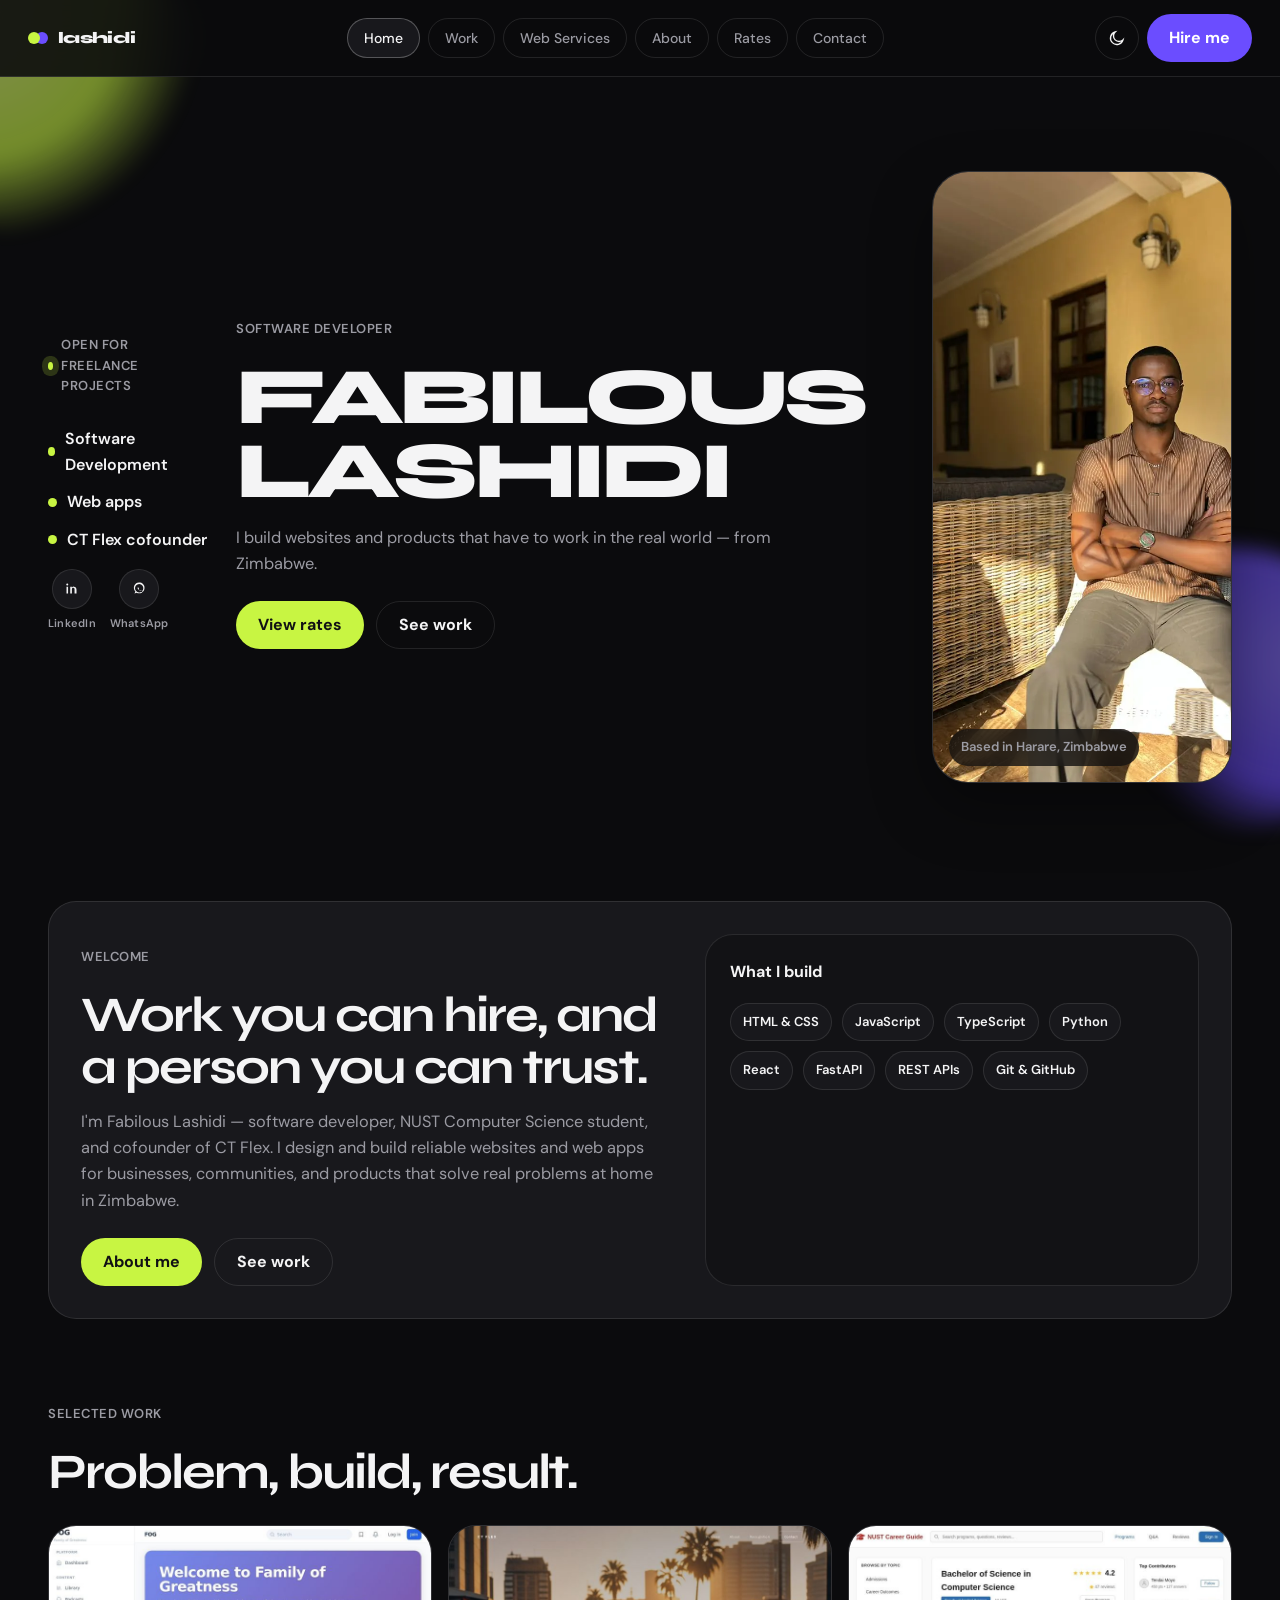
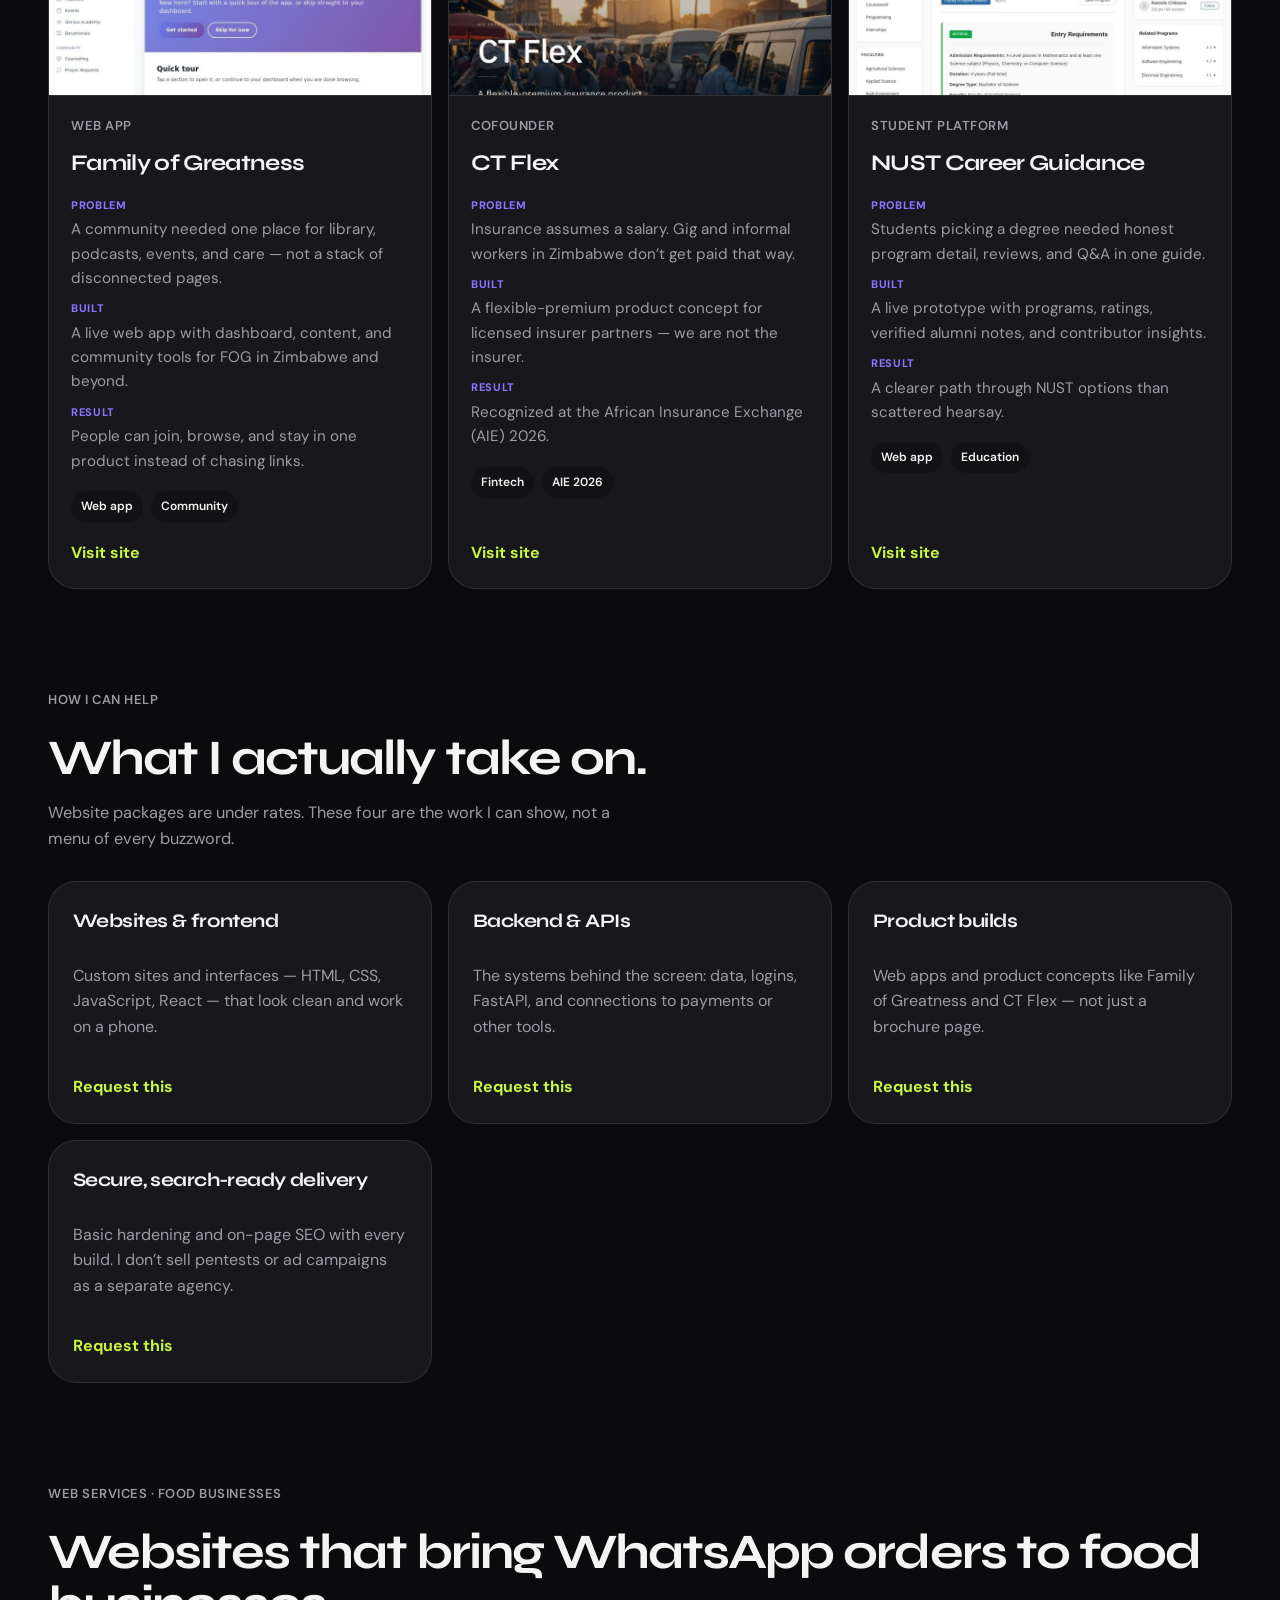
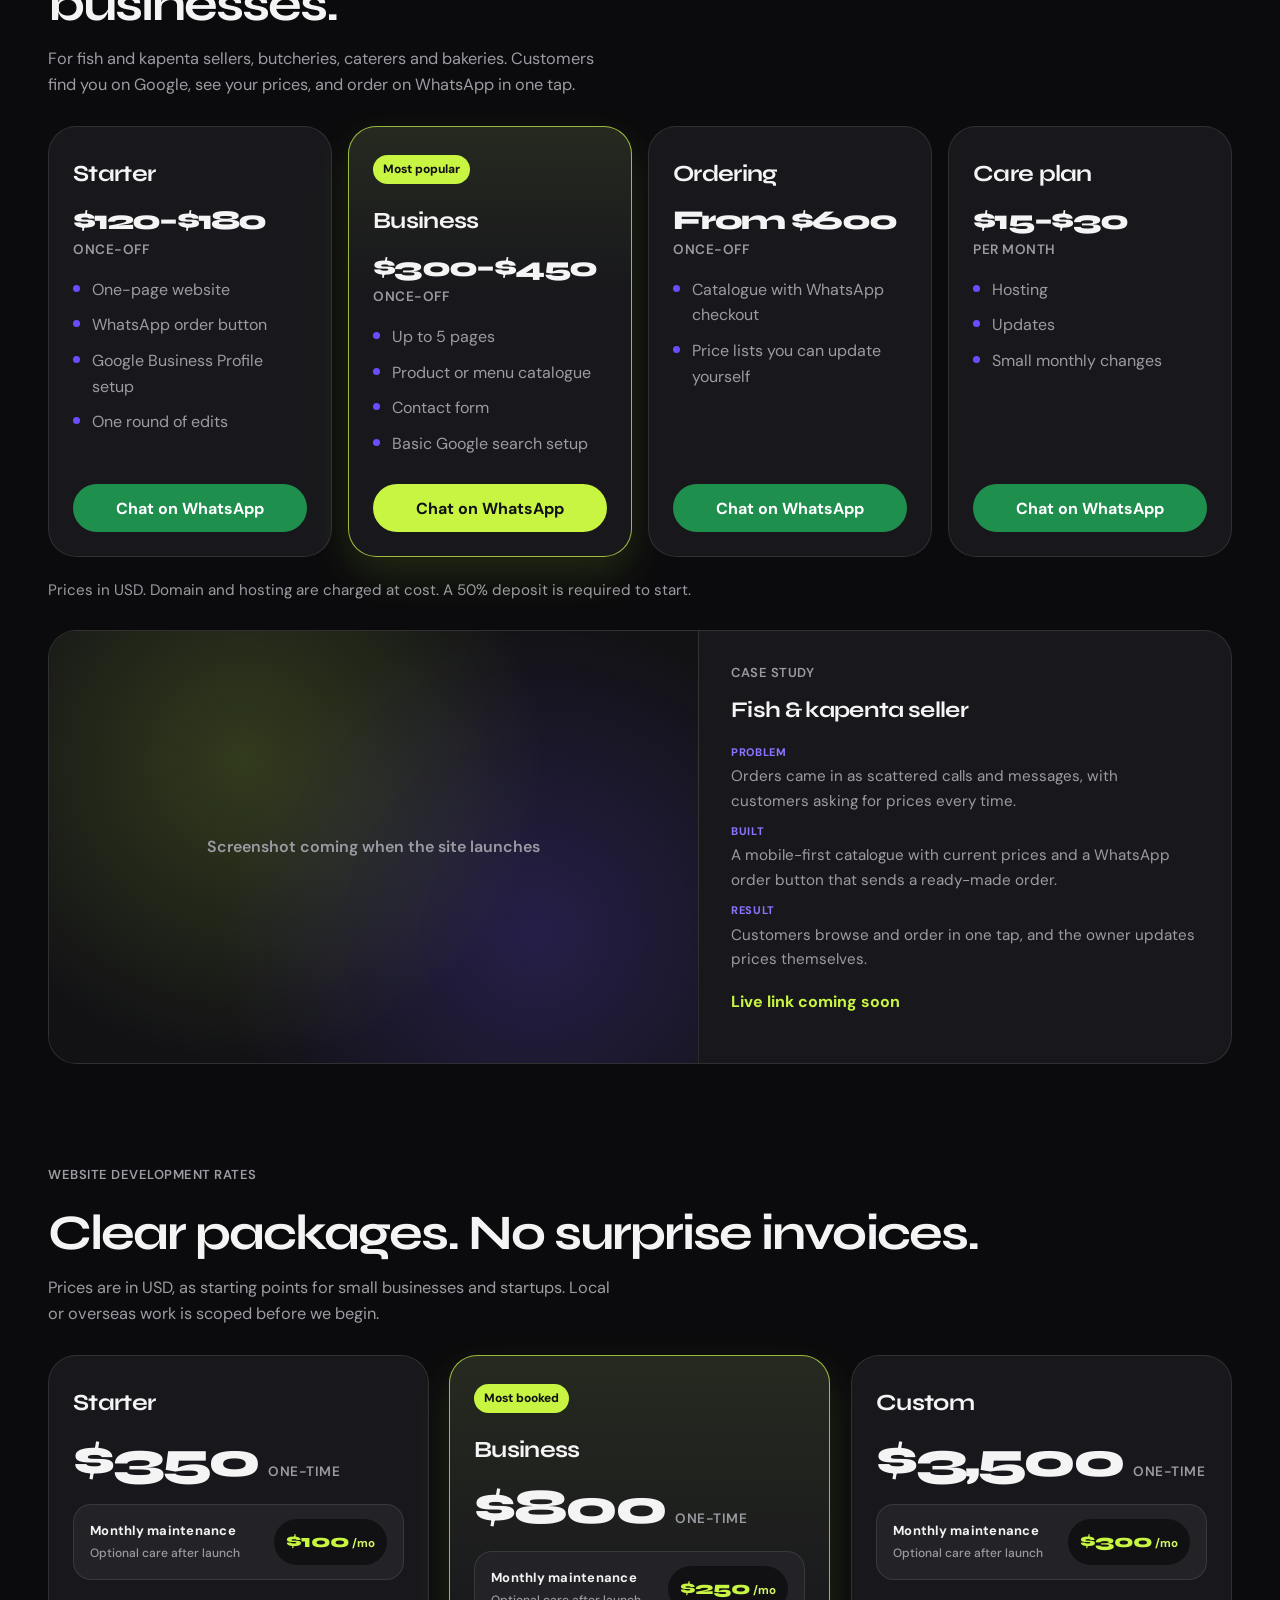
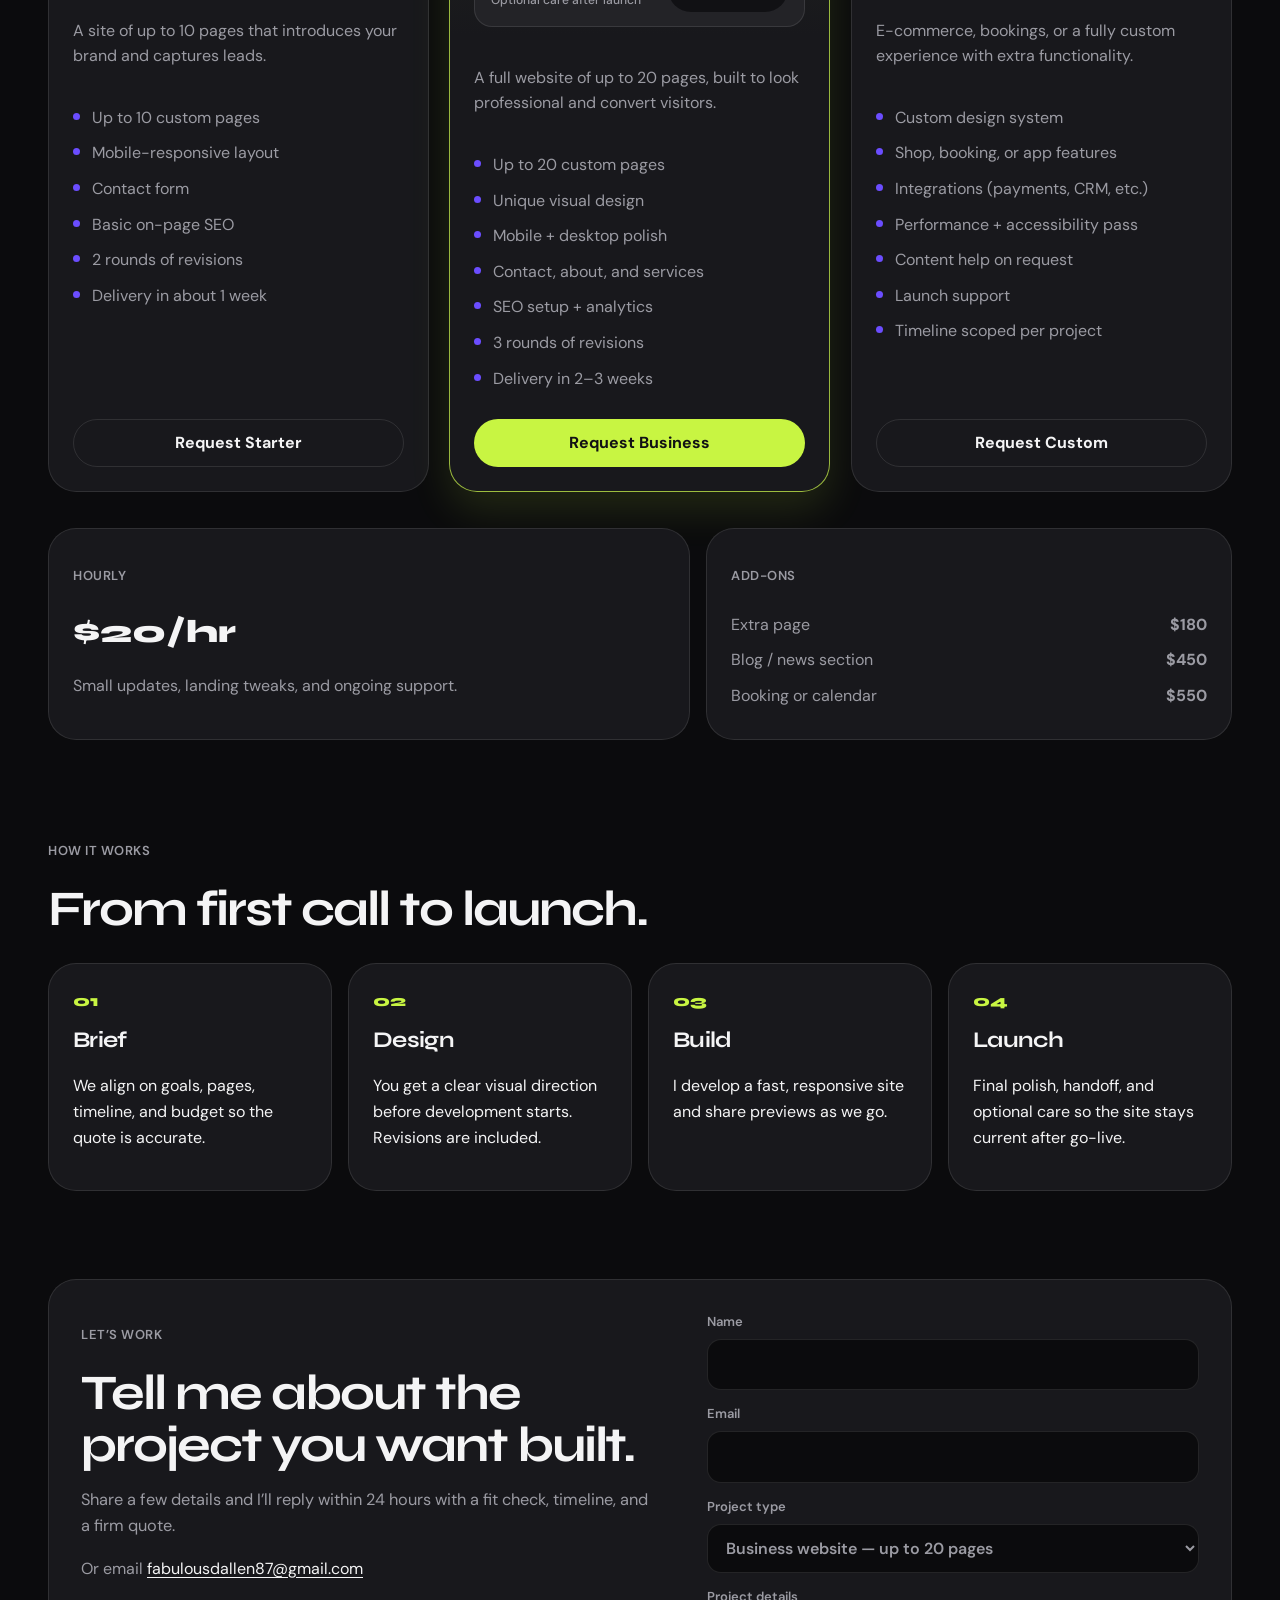
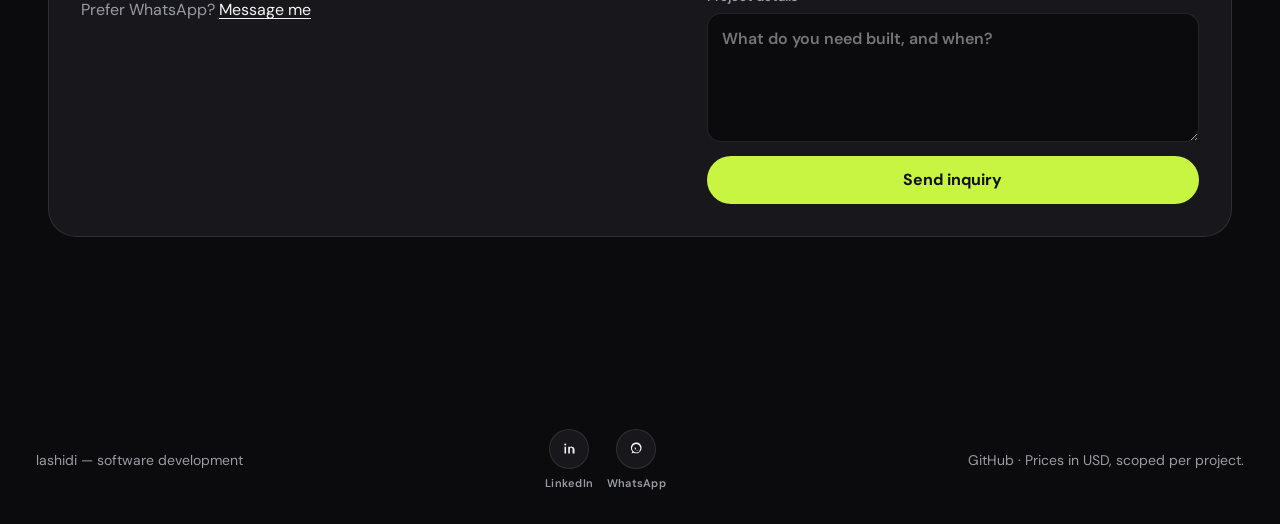
<file: index.html>
<!DOCTYPE html>
<html lang="en">
  <head>
    <meta charset="UTF-8" />
    <meta name="viewport" content="width=device-width, initial-scale=1, viewport-fit=cover" />
    <meta name="theme-color" content="#0b0b0d" />
    <title>Fabilous Lashidi | Software Engineer and Web Developer, Zimbabwe</title>
    <meta
      name="description"
      content="Fabilous Lashidi, NUST Computer Science student and software engineer building AI, plus web design that brings WhatsApp orders to small businesses."
    />
    <meta name="author" content="Fabilous Lashidi" />
    <link rel="canonical" href="https://lashidi.tech/" />

    <!-- Google Search Console verification -->
    <meta name="google-site-verification" content="uc8uU4NpJKt_Q7pCjGrz0elN5Xj8AU-YX1UFQvohOOE" />

    <meta property="og:type" content="website" />
    <meta property="og:site_name" content="Fabilous Lashidi" />
    <meta property="og:locale" content="en_ZW" />
    <meta property="og:title" content="Fabilous Lashidi | Software Engineer and Web Developer, Zimbabwe" />
    <meta
      property="og:description"
      content="NUST Computer Science student building AI and software products, plus websites that bring WhatsApp orders to food businesses."
    />
    <meta property="og:url" content="https://lashidi.tech/" />
    <meta property="og:image" content="https://lashidi.tech/assets/og-share.jpg" />
    <meta property="og:image:width" content="1200" />
    <meta property="og:image:height" content="630" />
    <meta property="og:image:alt" content="Fabilous Lashidi, software engineer and web developer in Zimbabwe" />
    <meta name="twitter:card" content="summary_large_image" />
    <meta name="twitter:title" content="Fabilous Lashidi | Software Engineer and Web Developer, Zimbabwe" />
    <meta
      name="twitter:description"
      content="NUST Computer Science student building AI and software products, plus websites that bring WhatsApp orders to food businesses."
    />
    <meta name="twitter:image" content="https://lashidi.tech/assets/og-share.jpg" />

    <script type="application/ld+json">
      {
        "@context": "https://schema.org",
        "@type": "Person",
        "@id": "https://lashidi.tech/#person",
        "name": "Fabilous Lashidi",
        "jobTitle": "Software Engineer and Web Developer",
        "description": "Computer Science student at NUST building AI and software products, and websites for small food businesses in Zimbabwe.",
        "url": "https://lashidi.tech/",
        "image": "https://lashidi.tech/assets/portrait.jpg",
        "email": "mailto:fabulousdallen87@gmail.com",
        "address": { "@type": "PostalAddress", "addressCountry": "ZW" },
        "affiliation": {
          "@type": "CollegeOrUniversity",
          "name": "National University of Science and Technology (NUST)",
          "url": "https://www.nust.ac.zw/"
        },
        "alumniOf": {
          "@type": "CollegeOrUniversity",
          "name": "National University of Science and Technology (NUST)"
        },
        "knowsAbout": ["Software Engineering", "Artificial Intelligence", "Web Development", "Web Design"],
        "sameAs": [
          "https://github.com/fabber04",
          "https://www.linkedin.com/in/fabilous-lashidi-571ab0259/"
        ]
      }
    </script>
    <link rel="icon" type="image/svg+xml" href="assets/favicon.svg" />
    <link rel="preload" as="image" href="assets/portrait.webp" type="image/webp" fetchpriority="high" />
    <link rel="preconnect" href="https://fonts.googleapis.com" />
    <link rel="preconnect" href="https://fonts.gstatic.com" crossorigin />
    <link rel="preload" as="style" href="https://fonts.googleapis.com/css2?family=DM+Sans:ital,opsz,wght@0,9..40,400;0,9..40,500;0,9..40,600;0,9..40,700;1,9..40,400&family=Syne:wght@600;700;800&display=swap" />
    <link rel="stylesheet" href="https://fonts.googleapis.com/css2?family=DM+Sans:ital,opsz,wght@0,9..40,400;0,9..40,500;0,9..40,600;0,9..40,700;1,9..40,400&family=Syne:wght@600;700;800&display=swap" media="print" onload="this.media='all'" />
    <noscript><link rel="stylesheet" href="https://fonts.googleapis.com/css2?family=DM+Sans:ital,opsz,wght@0,9..40,400;0,9..40,500;0,9..40,600;0,9..40,700;1,9..40,400&family=Syne:wght@600;700;800&display=swap" /></noscript>
    <link rel="stylesheet" href="css/style.css?v=23" />
  </head>
  <body data-page="home">
    <div class="orb orb-lime" aria-hidden="true"></div>
    <div class="orb orb-purple" aria-hidden="true"></div>

    <div class="site-top">
    <header class="site-header">
      <a class="logo" href="index.html">
        <span class="logo-mark" aria-hidden="true"></span>
        <span class="logo-text" data-logo>lashidi</span>
      </a>

      <nav class="nav-pills" aria-label="Primary">
        <a class="pill is-active" href="index.html">Home</a>
        <a class="pill" href="index.html#work">Work</a>
        <a class="pill" href="index.html#web-services">Web Services</a>
        <a class="pill" href="about.html">About</a>
        <a class="pill" href="index.html#rates">Rates</a>
        <a class="pill" href="index.html#contact">Contact</a>
      </nav>

      <div class="header-actions">
        <button class="icon-btn" id="theme-toggle" type="button" aria-label="Switch theme">
          <svg class="icon-sun" viewBox="0 0 24 24" fill="none" stroke="currentColor" stroke-width="1.8">
            <circle cx="12" cy="12" r="4" />
            <path d="M12 3v2M12 19v2M5 12H3M21 12h-2M6.3 6.3l1.4 1.4M16.3 16.3l1.4 1.4M6.3 17.7l1.4-1.4M16.3 7.7l1.4-1.4" />
          </svg>
          <svg class="icon-moon" viewBox="0 0 24 24" fill="none" stroke="currentColor" stroke-width="1.8">
            <path d="M20 14.5A8.5 8.5 0 1 1 9.5 4 7 7 0 0 0 20 14.5z" />
          </svg>
        </button>
        <button class="menu-btn" id="menu-toggle" type="button" aria-label="Open menu" aria-expanded="false">
          <span class="menu-btn-bars" aria-hidden="true"><span></span><span></span></span>
          <span class="menu-btn-label">Menu</span>
        </button>
        <a class="btn btn-purple js-hire" id="hire-link" href="#contact">Hire me</a>
      </div>
    </header>

    <nav class="mobile-nav" id="mobile-nav" hidden>
      <a href="index.html">Home</a>
      <a href="index.html#work">Work</a>
      <a href="index.html#web-services">Web Services</a>
      <a href="about.html">About</a>
      <a href="index.html#rates">Rates</a>
      <a href="index.html#contact">Contact</a>
      <a class="mobile-hire js-hire" href="#contact">WhatsApp me</a>
    </nav>
    </div>

    <main id="top">
      <section class="hero">
        <aside class="hero-side">
          <p class="status">
            <span class="status-dot"></span>
            <span data-availability>Open for freelance</span>
          </p>
          <ul class="skill-list" id="skill-list"></ul>
          <div class="social-row js-socials" id="social-row"></div>
        </aside>

        <div class="hero-main">
          <p class="eyebrow" data-role>Software Developer</p>
          <h1 class="display-name">
            <span data-first>Fabilous</span>
            <span data-last>Lashidi</span>
          </h1>
          <p class="hero-copy" data-tagline>
            I build websites and products that have to work in the real world — from Zimbabwe.
          </p>
          <div class="hero-actions">
            <a class="btn btn-lime" href="#rates">View rates</a>
            <a class="btn btn-ghost" href="#work">See work</a>
          </div>
        </div>

        <div class="hero-portrait">
          <div class="portrait-frame">
            <picture>
              <source srcset="assets/portrait.webp" type="image/webp" />
              <img
                class="portrait-photo"
                src="assets/portrait.jpg"
                alt="Portrait of Fabilous Lashidi, software engineer and web developer in Zimbabwe"
                width="810"
                height="1080"
                fetchpriority="high"
              />
            </picture>
            <div class="portrait-chip">
              <span data-location>Available worldwide</span>
            </div>
          </div>
        </div>
      </section>

      <section class="band" id="intro">
        <div class="band-copy">
          <p class="eyebrow">Welcome</p>
          <h2>Work you can hire, and a person you can trust.</h2>
          <p class="lede" data-bio></p>
          <div class="hero-actions">
            <a class="btn btn-lime" href="about.html">About me</a>
            <a class="btn btn-ghost" href="#work">See work</a>
          </div>
        </div>
        <div class="band-card">
          <p class="band-kicker">What I build</p>
          <ul class="stack-list" id="stack-list"></ul>
        </div>
      </section>

      <section class="section" id="work">
        <div class="section-head">
          <p class="eyebrow">Selected work</p>
          <h2>Problem, build, result.</h2>
        </div>
        <div class="project-grid" id="project-grid"></div>
      </section>

      <section class="section" id="services">
        <div class="section-head">
          <p class="eyebrow">How I can help</p>
          <h2>What I actually take on.</h2>
          <p class="lede">
            Website packages are under rates. These four are the work I can show, not a menu of every buzzword.
          </p>
        </div>
        <div class="service-grid" id="service-grid"></div>
      </section>

      <section class="section web-services" id="web-services">
        <div class="section-head">
          <p class="eyebrow">Web Services · food businesses</p>
          <h2>Websites that bring WhatsApp orders to food businesses.</h2>
          <p class="lede">
            For fish and kapenta sellers, butcheries, caterers and bakeries. Customers find you on Google,
            see your prices, and order on WhatsApp in one tap.
          </p>
        </div>

        <div class="ws-grid">
          <article class="rate-card ws-card">
            <h3>Starter</h3>
            <p class="rate-price ws-price">
              <span>$120–$180</span>
              <small>once-off</small>
            </p>
            <ul>
              <li>One-page website</li>
              <li>WhatsApp order button</li>
              <li>Google Business Profile setup</li>
              <li>One round of edits</li>
            </ul>
            <a
              class="btn btn-wa js-wa-package"
              data-package="Starter"
              data-price="$120–$180"
              href="https://wa.me/263777995100?text=Hi%20Fabilous%2C%20I%27m%20interested%20in%20the%20Starter%20website%20package%20%28%24120%E2%80%93%24180%29.%20Can%20we%20chat%3F"
              target="_blank"
              rel="noopener"
            >Chat on WhatsApp<span class="sr-only"> about the Starter package</span></a>
          </article>
          <article class="rate-card ws-card popular">
            <span class="popular-badge">Most popular</span>
            <h3>Business</h3>
            <p class="rate-price ws-price">
              <span>$300–$450</span>
              <small>once-off</small>
            </p>
            <ul>
              <li>Up to 5 pages</li>
              <li>Product or menu catalogue</li>
              <li>Contact form</li>
              <li>Basic Google search setup</li>
            </ul>
            <a
              class="btn btn-lime js-wa-package"
              data-package="Business"
              data-price="$300–$450"
              href="https://wa.me/263777995100?text=Hi%20Fabilous%2C%20I%27m%20interested%20in%20the%20Business%20website%20package%20%28%24300%E2%80%93%24450%29.%20Can%20we%20chat%3F"
              target="_blank"
              rel="noopener"
            >Chat on WhatsApp<span class="sr-only"> about the Business package</span></a>
          </article>
          <article class="rate-card ws-card">
            <h3>Ordering</h3>
            <p class="rate-price ws-price">
              <span>From $600</span>
              <small>once-off</small>
            </p>
            <ul>
              <li>Catalogue with WhatsApp checkout</li>
              <li>Price lists you can update yourself</li>
            </ul>
            <a
              class="btn btn-wa js-wa-package"
              data-package="Ordering"
              data-price="From $600"
              href="https://wa.me/263777995100?text=Hi%20Fabilous%2C%20I%27m%20interested%20in%20the%20Ordering%20website%20package%20%28From%20%24600%29.%20Can%20we%20chat%3F"
              target="_blank"
              rel="noopener"
            >Chat on WhatsApp<span class="sr-only"> about the Ordering package</span></a>
          </article>
          <article class="rate-card ws-card">
            <h3>Care plan</h3>
            <p class="rate-price ws-price">
              <span>$15–$30</span>
              <small>per month</small>
            </p>
            <ul>
              <li>Hosting</li>
              <li>Updates</li>
              <li>Small monthly changes</li>
            </ul>
            <a
              class="btn btn-wa js-wa-package"
              data-package="Care plan"
              data-price="$15–$30"
              href="https://wa.me/263777995100?text=Hi%20Fabilous%2C%20I%27m%20interested%20in%20the%20Care%20plan%20website%20package%20%28%2415%E2%80%93%2430%29.%20Can%20we%20chat%3F"
              target="_blank"
              rel="noopener"
            >Chat on WhatsApp<span class="sr-only"> about the Care plan package</span></a>
          </article>
        </div>

        <p class="ws-note">
          Prices in USD. Domain and hosting are charged at cost. A 50% deposit is required to start.
        </p>

        <article class="ws-case">
          <div class="ws-case-shot" id="ws-case-shot">
            <p class="ws-case-placeholder">Screenshot coming when the site launches</p>
          </div>
          <div class="ws-case-body">
            <p class="project-type">Case study</p>
            <h3>Fish &amp; kapenta seller</h3>
            <dl class="case-list">
              <div><dt>Problem</dt><dd>Orders came in as scattered calls and messages, with customers asking for prices every time.</dd></div>
              <div><dt>Built</dt><dd>A mobile-first catalogue with current prices and a WhatsApp order button that sends a ready-made order.</dd></div>
              <div><dt>Result</dt><dd>Customers browse and order in one tap, and the owner updates prices themselves.</dd></div>
            </dl>
            <p class="project-link" id="ws-case-link">Live link coming soon</p>
          </div>
        </article>
      </section>

      <section class="section rates" id="rates">
        <div class="section-head">
          <p class="eyebrow">Website development rates</p>
          <h2>Clear packages. No surprise invoices.</h2>
          <p class="lede" data-rates-note>
            Prices are in USD, as starting points for small businesses and startups. Local or overseas work is scoped before we begin.
          </p>
        </div>

        <div class="rate-grid" id="rate-grid"></div>

        <div class="rate-extras">
          <article class="extra-card">
            <p class="eyebrow">Hourly</p>
            <p class="extra-price"><span data-hourly></span></p>
            <p class="muted" data-hourly-note></p>
          </article>
          <article class="extra-card extra-addons">
            <p class="eyebrow">Add-ons</p>
            <ul class="addon-list" id="addon-list"></ul>
          </article>
        </div>
      </section>

      <section class="section process">
        <div class="section-head">
          <p class="eyebrow">How it works</p>
          <h2>From first call to launch.</h2>
        </div>
        <ol class="steps">
          <li>
            <span>01</span>
            <h3>Brief</h3>
            <p>We align on goals, pages, timeline, and budget so the quote is accurate.</p>
          </li>
          <li>
            <span>02</span>
            <h3>Design</h3>
            <p>You get a clear visual direction before development starts. Revisions are included.</p>
          </li>
          <li>
            <span>03</span>
            <h3>Build</h3>
            <p>I develop a fast, responsive site and share previews as we go.</p>
          </li>
          <li>
            <span>04</span>
            <h3>Launch</h3>
            <p>Final polish, handoff, and optional care so the site stays current after go-live.</p>
          </li>
        </ol>
      </section>

      <section class="section contact" id="contact">
        <div class="contact-panel">
          <div>
            <p class="eyebrow">Let’s work</p>
            <h2>Tell me about the project you want built.</h2>
            <p class="lede">
              Share a few details and I’ll reply within 24 hours with a fit check, timeline, and a firm quote.
            </p>
            <p class="contact-email">
              Or email
              <a id="email-link" href="mailto:fabulousdallen87@gmail.com">fabulousdallen87@gmail.com</a>
            </p>
            <p class="contact-email">
              Prefer WhatsApp?
              <a class="js-hire" href="#contact">Message me</a>
            </p>
          </div>

          <form class="contact-form" id="contact-form">
            <input type="text" name="_gotcha" class="hp-field" tabindex="-1" autocomplete="off" aria-label="Leave this field empty" />
            <label>
              Name
              <input type="text" name="name" autocomplete="name" required />
            </label>
            <label>
              Email
              <input type="email" name="email" autocomplete="email" required />
            </label>
            <label>
              Project type
              <select name="package">
                <option value="Starter">Starter website — up to 10 pages</option>
                <option value="Business" selected>Business website — up to 20 pages</option>
                <option value="Custom">Custom — shop or web app</option>
                <option value="Websites & frontend">Websites & frontend</option>
                <option value="Backend & APIs">Backend & APIs</option>
                <option value="Product builds">Product builds</option>
                <option value="Not sure">Not sure yet</option>
              </select>
            </label>
            <label>
              Project details
              <textarea name="message" rows="4" required placeholder="What do you need built, and when?"></textarea>
            </label>
            <p class="form-status" id="form-status" role="status" hidden></p>
            <button class="btn btn-lime btn-full" type="submit" id="form-submit">Send inquiry</button>
          </form>
        </div>
      </section>
    </main>

    <footer class="site-footer">
      <p><span data-logo-foot>lashidi</span> — software development</p>
      <div class="social-row js-socials"></div>
      <p class="muted">
        <a class="js-github" href="https://github.com/fabber04" target="_blank" rel="noopener">GitHub</a>
        · Prices in USD, scoped per project.
      </p>
    </footer>

    <script src="js/config.js?v=23"></script>
    <script src="js/main.js?v=23"></script>
  </body>
</html>
</file>
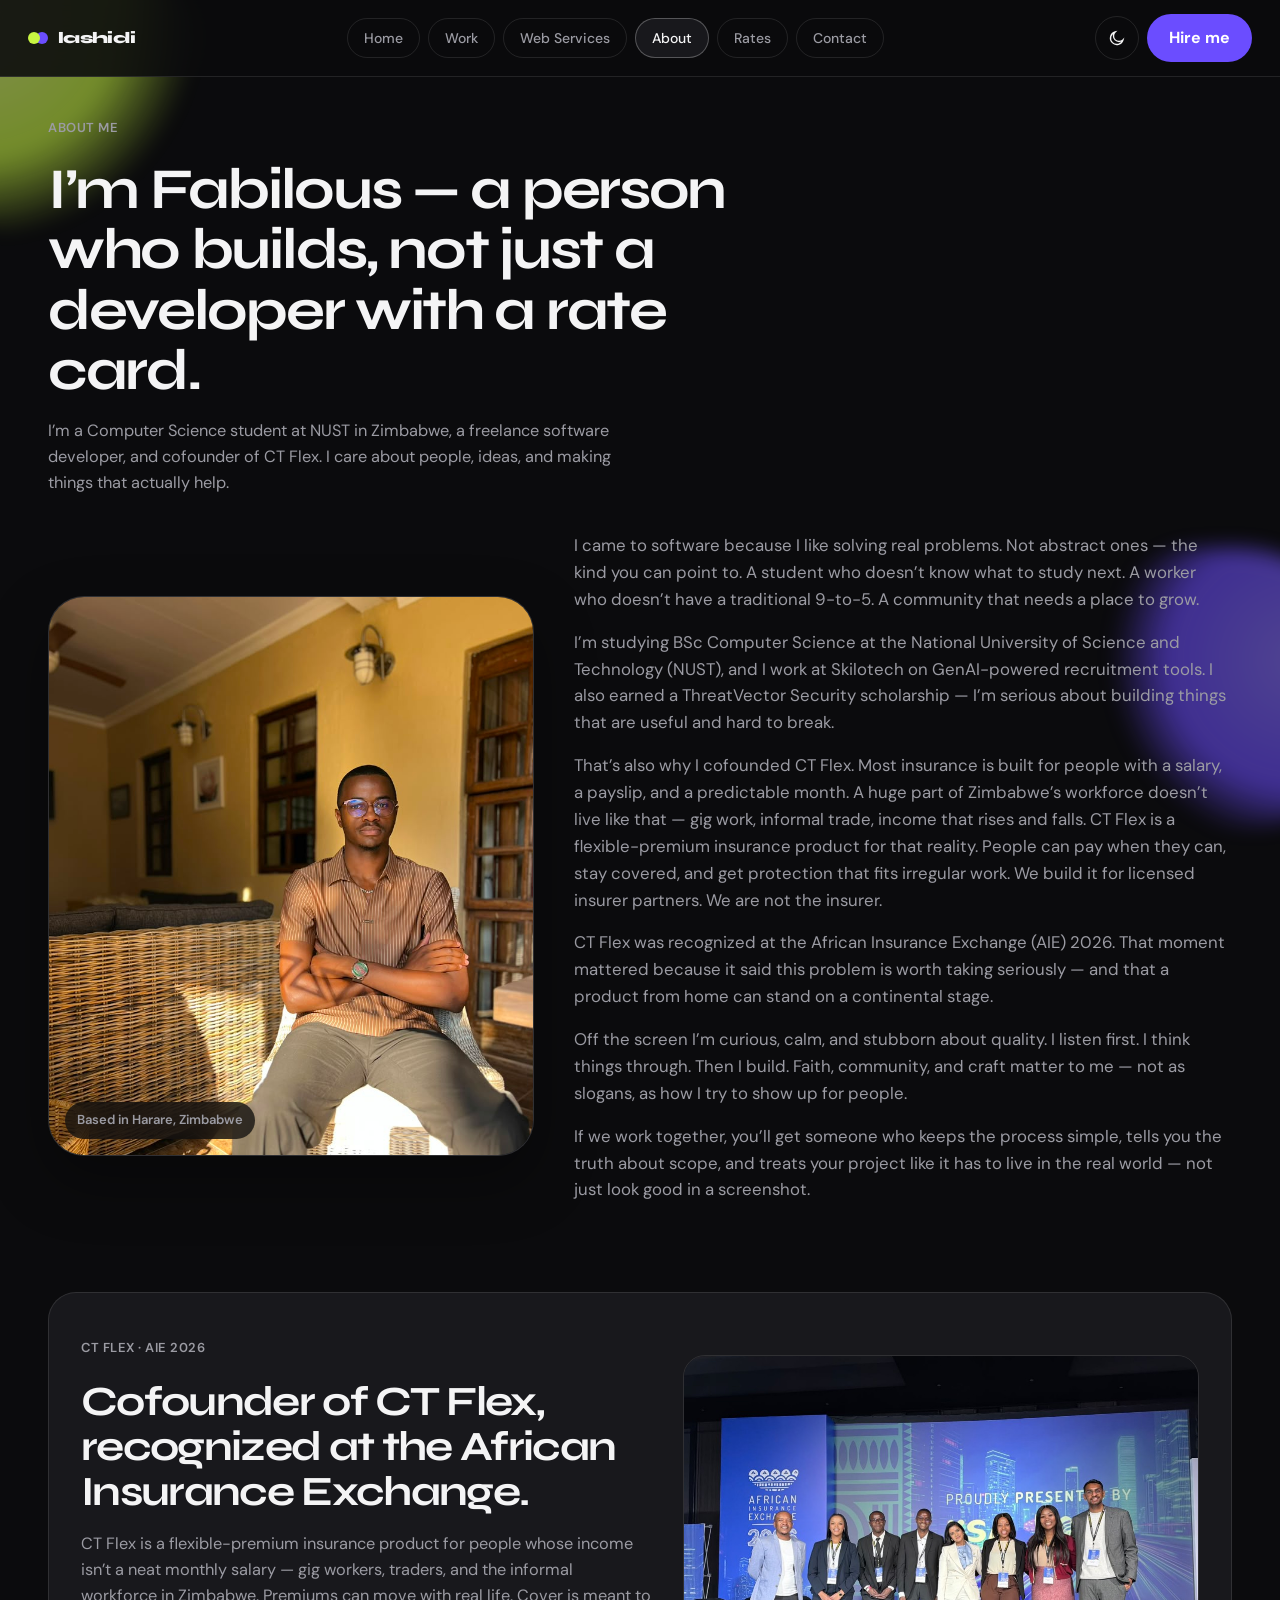
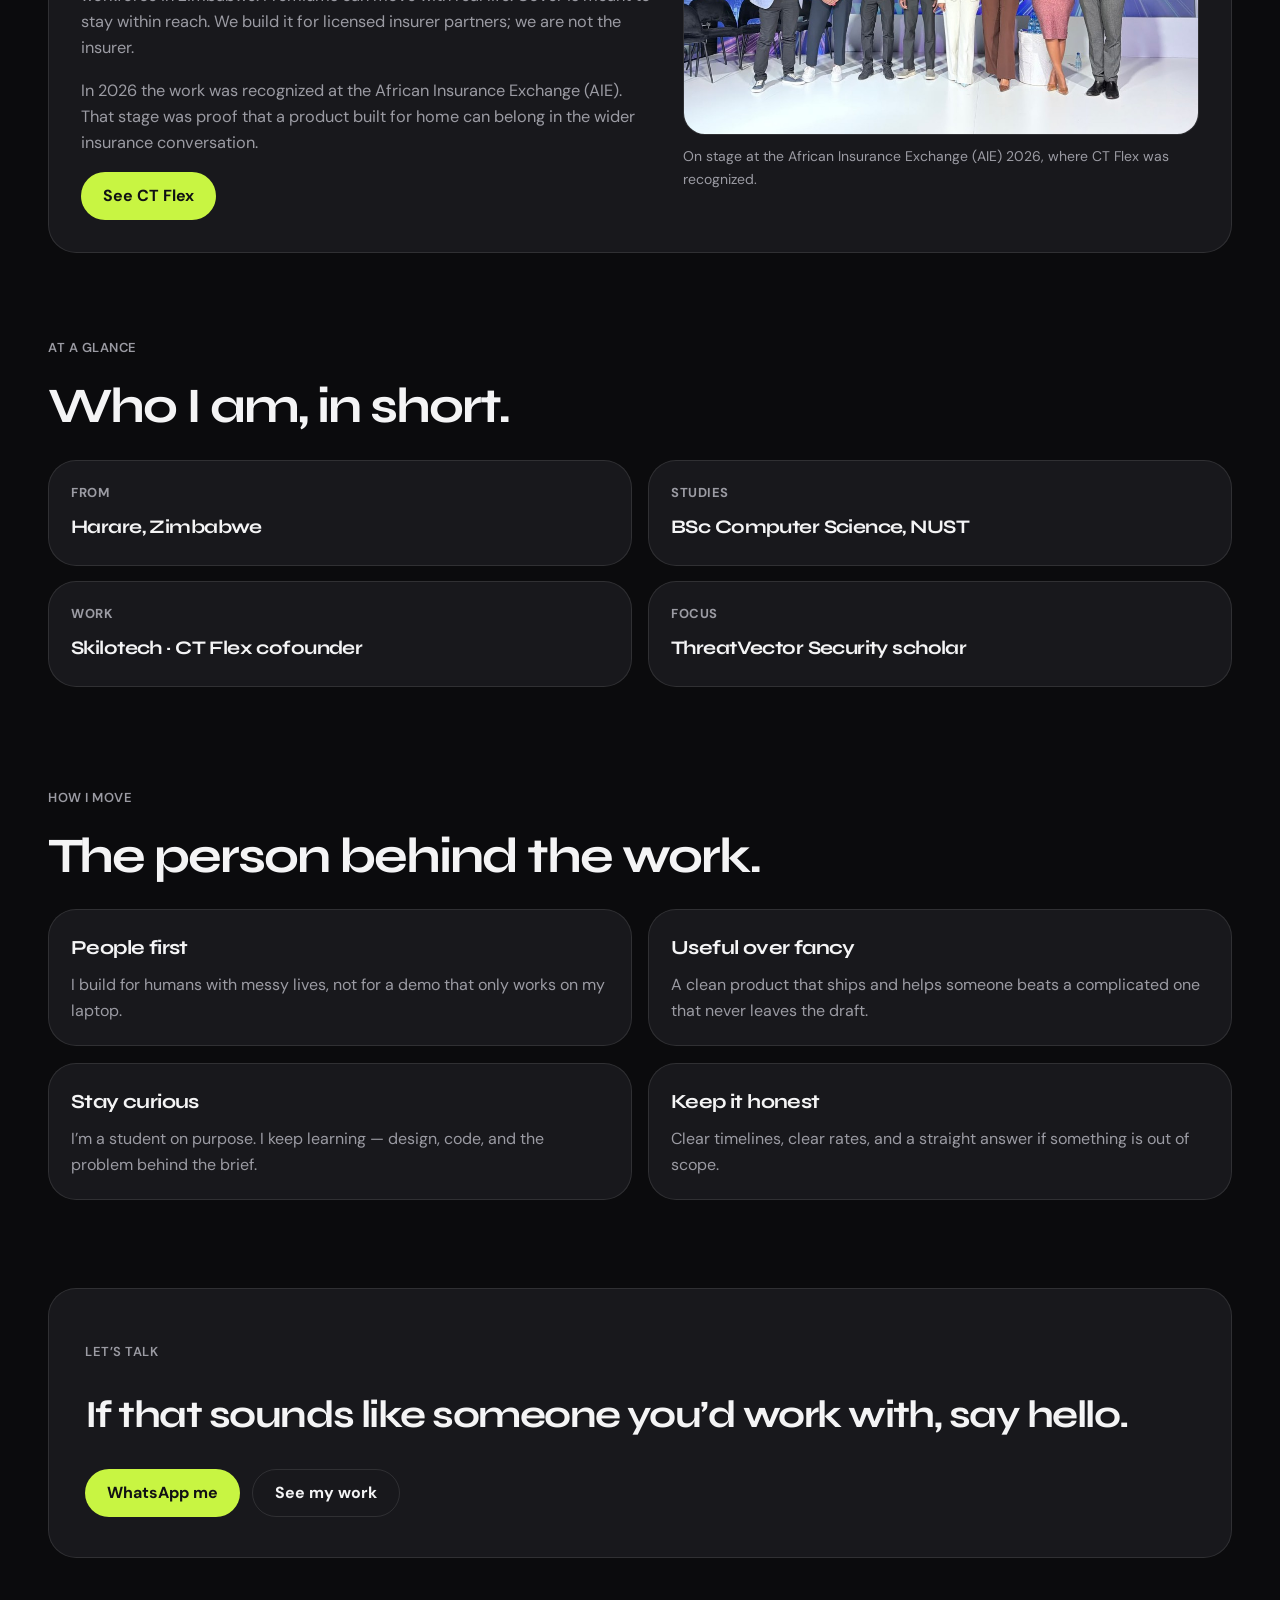
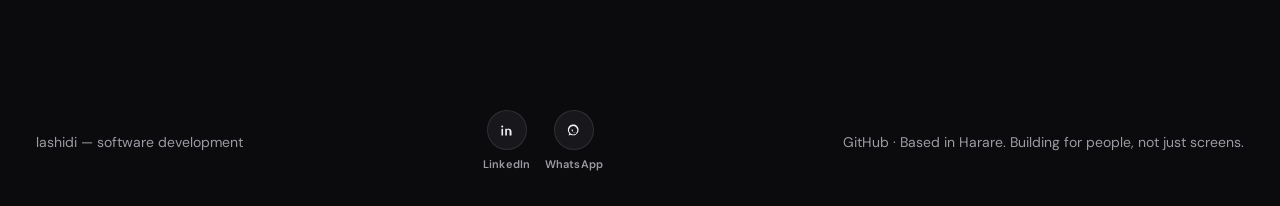
<file: about.html>
<!DOCTYPE html>
<html lang="en">
  <head>
    <meta charset="UTF-8" />
    <meta name="viewport" content="width=device-width, initial-scale=1, viewport-fit=cover" />
    <meta name="theme-color" content="#0b0b0d" />
    <title>About Fabilous Lashidi</title>
    <meta
      name="description"
      content="About Fabilous Lashidi — NUST Computer Science student, Skilotech, and cofounder of CT Flex. Recognized at AIE 2026."
    />
    <meta property="og:title" content="About Fabilous Lashidi" />
    <meta property="og:description" content="Software developer from Harare. Cofounder of CT Flex, recognized at AIE 2026." />
    <meta property="og:type" content="profile" />
    <meta property="og:url" content="https://lashidi.tech/about.html" />
    <meta property="og:image" content="https://lashidi.tech/assets/og-share.jpg" />
    <meta name="twitter:card" content="summary_large_image" />
    <meta name="twitter:image" content="https://lashidi.tech/assets/og-share.jpg" />
    <link rel="canonical" href="https://lashidi.tech/about.html" />
    <link rel="icon" type="image/svg+xml" href="assets/favicon.svg" />
    <link rel="preconnect" href="https://fonts.googleapis.com" />
    <link rel="preconnect" href="https://fonts.gstatic.com" crossorigin />
    <link rel="preload" as="style" href="https://fonts.googleapis.com/css2?family=DM+Sans:ital,opsz,wght@0,9..40,400;0,9..40,500;0,9..40,600;0,9..40,700;1,9..40,400&family=Syne:wght@600;700;800&display=swap" />
    <link rel="stylesheet" href="https://fonts.googleapis.com/css2?family=DM+Sans:ital,opsz,wght@0,9..40,400;0,9..40,500;0,9..40,600;0,9..40,700;1,9..40,400&family=Syne:wght@600;700;800&display=swap" media="print" onload="this.media='all'" />
    <noscript><link rel="stylesheet" href="https://fonts.googleapis.com/css2?family=DM+Sans:ital,opsz,wght@0,9..40,400;0,9..40,500;0,9..40,600;0,9..40,700;1,9..40,400&family=Syne:wght@600;700;800&display=swap" /></noscript>
    <link rel="stylesheet" href="css/style.css?v=23" />
  </head>
  <body data-page="about">
    <div class="orb orb-lime" aria-hidden="true"></div>
    <div class="orb orb-purple" aria-hidden="true"></div>

    <div class="site-top">
      <header class="site-header">
        <a class="logo" href="index.html">
          <span class="logo-mark" aria-hidden="true"></span>
          <span class="logo-text" data-logo>lashidi</span>
        </a>

        <nav class="nav-pills" aria-label="Primary">
          <a class="pill" href="index.html">Home</a>
          <a class="pill" href="index.html#work">Work</a>
        <a class="pill" href="index.html#web-services">Web Services</a>
          <a class="pill is-active" href="about.html">About</a>
          <a class="pill" href="index.html#rates">Rates</a>
          <a class="pill" href="index.html#contact">Contact</a>
        </nav>

        <div class="header-actions">
          <button class="icon-btn" id="theme-toggle" type="button" aria-label="Switch theme">
            <svg class="icon-sun" viewBox="0 0 24 24" fill="none" stroke="currentColor" stroke-width="1.8">
              <circle cx="12" cy="12" r="4" />
              <path d="M12 3v2M12 19v2M5 12H3M21 12h-2M6.3 6.3l1.4 1.4M16.3 16.3l1.4 1.4M6.3 17.7l1.4-1.4M16.3 7.7l1.4-1.4" />
            </svg>
            <svg class="icon-moon" viewBox="0 0 24 24" fill="none" stroke="currentColor" stroke-width="1.8">
              <path d="M20 14.5A8.5 8.5 0 1 1 9.5 4 7 7 0 0 0 20 14.5z" />
            </svg>
          </button>
          <button class="menu-btn" id="menu-toggle" type="button" aria-label="Open menu" aria-expanded="false">
            <span class="menu-btn-bars" aria-hidden="true"><span></span><span></span></span>
            <span class="menu-btn-label">Menu</span>
          </button>
          <a class="btn btn-purple js-hire" href="index.html#contact">Hire me</a>
        </div>
      </header>

      <nav class="mobile-nav" id="mobile-nav" hidden>
        <a href="index.html">Home</a>
        <a href="index.html#work">Work</a>
        <a href="index.html#web-services">Web Services</a>
        <a href="about.html">About</a>
        <a href="index.html#rates">Rates</a>
        <a href="index.html#contact">Contact</a>
        <a class="mobile-hire js-hire" href="index.html#contact">WhatsApp me</a>
      </nav>
    </div>

    <main class="about-page">
      <section class="about-hero">
        <p class="eyebrow" data-about-kicker>About me</p>
        <h1 data-about-headline>I’m Fabilous — a person who builds.</h1>
        <p class="lede" data-about-intro></p>
      </section>

      <section class="about-split">
        <div class="about-photo">
          <div class="portrait-frame">
            <img
              class="portrait-photo"
              src="assets/portrait.jpg"
              alt="Portrait of Fabilous Lashidi"
              width="800"
              height="1000"
            />
            <div class="portrait-chip">
              <span data-location>Based in Harare, Zimbabwe</span>
            </div>
          </div>
        </div>
        <div class="about-story" id="about-story"></div>
      </section>

      <section class="highlight">
        <div class="highlight-copy">
          <p class="eyebrow">CT Flex · AIE 2026</p>
          <h2>Cofounder of CT Flex, recognized at the African Insurance Exchange.</h2>
          <p class="lede">
            CT Flex is a flexible-premium insurance product for people whose income isn’t a neat monthly salary — gig workers, traders, and the informal workforce in Zimbabwe. Premiums can move with real life. Cover is meant to stay within reach. We build it for licensed insurer partners; we are not the insurer.
          </p>
          <p class="lede">
            In 2026 the work was recognized at the African Insurance Exchange (AIE). That stage was proof that a product built for home can belong in the wider insurance conversation.
          </p>
          <a class="btn btn-lime" href="https://fabber04.github.io/ct-flex/" target="_blank" rel="noopener">See CT Flex</a>
        </div>
        <figure class="highlight-photo">
          <img
            src="assets/aie-recognition.jpg"
            alt="Fabilous Lashidi with the CT Flex team at the African Insurance Exchange"
            width="1200"
            height="800"
          />
          <figcaption>On stage at the African Insurance Exchange (AIE) 2026, where CT Flex was recognized.</figcaption>
        </figure>
      </section>

      <section class="section">
        <div class="section-head">
          <p class="eyebrow">At a glance</p>
          <h2>Who I am, in short.</h2>
        </div>
        <div class="fact-grid" id="about-facts"></div>
      </section>

      <section class="section">
        <div class="section-head">
          <p class="eyebrow">How I move</p>
          <h2>The person behind the work.</h2>
        </div>
        <div class="value-grid" id="about-values"></div>
      </section>

      <section class="about-cta">
        <p class="eyebrow">Let’s talk</p>
        <h2>If that sounds like someone you’d work with, say hello.</h2>
        <div class="hero-actions">
          <a class="btn btn-lime js-hire" href="index.html#contact">WhatsApp me</a>
          <a class="btn btn-ghost" href="index.html#work">See my work</a>
        </div>
      </section>
    </main>

    <footer class="site-footer">
      <p><span data-logo-foot>lashidi</span> — software development</p>
      <div class="social-row js-socials"></div>
      <p class="muted">
        <a class="js-github" href="https://github.com/fabber04" target="_blank" rel="noopener">GitHub</a>
        · Based in Harare. Building for people, not just screens.
      </p>
    </footer>

    <script src="js/config.js?v=23"></script>
    <script src="js/main.js?v=23"></script>
  </body>
</html>
</file>
<file: css/style.css>
:root {
  --bg: #0b0b0d;
  --bg-2: #121215;
  --surface: #18181c;
  --line: rgba(255, 255, 255, 0.1);
  --text: #f4f4f5;
  --muted: #9b9ba3;
  --lime: #c8f542;
  --lime-ink: #111114;
  --lime-text: #c8f542;
  --purple: #6b4dff;
  --purple-2: #8a74ff;
  --shadow: 0 24px 60px rgba(0, 0, 0, 0.35);
  --radius: 28px;
  --header: 76px;
  --font: "DM Sans", system-ui, sans-serif;
  --display: "Syne", "DM Sans", sans-serif;
  color-scheme: dark;
}

[data-theme="light"] {
  --bg: #eef0f8;
  --bg-2: #e4e7f3;
  --surface: #ffffff;
  --line: rgba(28, 24, 56, 0.1);
  --text: #14141c;
  --muted: #5c5d72;
  --lime: #c8f542;
  --lime-ink: #14141c;
  --lime-text: #4f3bd4;
  --purple: #5b45e8;
  --purple-2: #4a38c9;
  --shadow: 0 18px 44px rgba(28, 24, 56, 0.08);
  color-scheme: light;
}

*,
*::before,
*::after {
  box-sizing: border-box;
}

html {
  scroll-behavior: smooth;
  scroll-padding-top: calc(var(--header) + 16px);
  -webkit-text-size-adjust: 100%;
  text-size-adjust: 100%;
  overflow-x: hidden;
  overscroll-behavior-x: none;
  touch-action: pan-y;
  width: 100%;
  max-width: 100%;
}

body {
  margin: 0;
  min-height: 100vh;
  min-height: 100dvh;
  width: 100%;
  max-width: 100%;
  overflow-x: hidden;
  overscroll-behavior-x: none;
  position: relative;
  font-family: var(--font);
  background: var(--bg);
  color: var(--text);
  line-height: 1.6;
  touch-action: pan-y;
}

img {
  max-width: 100%;
  height: auto;
}

a {
  color: inherit;
  text-decoration: none;
}

button,
input,
select,
textarea {
  font: inherit;
  color: inherit;
}

.orb {
  position: fixed;
  z-index: 0;
  pointer-events: none;
  filter: blur(10px);
  opacity: 0.55;
}

[data-theme="light"] .orb {
  opacity: 0.18;
  filter: blur(22px);
}

[data-theme="light"] .orb-lime {
  opacity: 0.14;
}

.orb-lime {
  width: min(320px, 80vw);
  height: min(320px, 80vw);
  left: -120px;
  top: -80px;
  border-radius: 46% 54% 42% 58%;
  background: radial-gradient(circle at 30% 30%, #e8ff8a, var(--lime) 45%, transparent 70%);
}

.orb-purple {
  width: min(280px, 75vw);
  height: min(280px, 75vw);
  right: -100px;
  bottom: 8%;
  border-radius: 40% 60% 55% 45%;
  background: radial-gradient(circle at 70% 40%, var(--purple-2), var(--purple) 50%, transparent 72%);
}

.site-top {
  position: sticky;
  top: 0;
  z-index: 30;
}

.site-header,
main,
.site-footer,
.mobile-nav {
  position: relative;
  z-index: 1;
  max-width: 100%;
  min-width: 0;
}

.site-header {
  display: flex;
  align-items: center;
  justify-content: space-between;
  gap: 12px;
  min-height: var(--header);
  padding: 10px max(20px, env(safe-area-inset-right)) 10px max(16px, env(safe-area-inset-left));
  padding-top: max(10px, env(safe-area-inset-top));
  background: color-mix(in srgb, var(--bg) 88%, transparent);
  backdrop-filter: blur(18px);
  border-bottom: 1px solid var(--line);
}

.logo {
  display: flex;
  align-items: center;
  gap: 10px;
  font-family: var(--display);
  font-weight: 800;
  letter-spacing: -0.04em;
}

.logo-mark {
  width: 12px;
  height: 12px;
  border-radius: 50%;
  background: var(--lime);
  box-shadow: 8px 0 0 var(--purple);
  margin-right: 8px;
}

.nav-pills {
  display: none;
  gap: 8px;
}

.pill {
  padding: 8px 16px;
  border: 1px solid var(--line);
  border-radius: 999px;
  font-size: 14px;
  font-weight: 500;
  color: var(--muted);
}

.pill:hover,
.pill.is-active {
  color: var(--text);
  border-color: color-mix(in srgb, var(--text) 28%, transparent);
}

.pill.is-active {
  background: var(--surface);
}

.header-actions {
  display: flex;
  align-items: center;
  gap: 8px;
  flex-shrink: 0;
}

.menu-btn-label {
  white-space: nowrap;
}

.icon-btn {
  width: 44px;
  height: 44px;
  flex: 0 0 auto;
  border: 1px solid var(--line);
  border-radius: 50%;
  background: transparent;
  color: var(--text);
  cursor: pointer;
  display: grid;
  place-items: center;
  -webkit-tap-highlight-color: transparent;
}

.menu-btn {
  display: inline-flex;
  align-items: center;
  justify-content: center;
  gap: 8px;
  width: auto;
  height: 44px;
  padding: 0 16px 0 14px;
  flex: 0 0 auto;
  white-space: nowrap;
  border: 0;
  border-radius: 999px;
  background: var(--lime);
  color: var(--lime-ink);
  cursor: pointer;
  font-weight: 800;
  font-size: 15px;
  letter-spacing: 0.02em;
  -webkit-tap-highlight-color: transparent;
}

.menu-btn[aria-expanded="true"] {
  background: var(--surface);
  color: var(--text);
  border: 1px solid var(--line);
}

.icon-btn svg {
  width: 18px;
  height: 18px;
}

[data-theme="light"] .icon-moon,
html:not([data-theme="light"]) .icon-sun {
  display: none;
}

.menu-btn-bars {
  display: grid;
  gap: 5px;
}

.menu-btn-bars span {
  display: block;
  width: 14px;
  height: 2px;
  background: currentColor;
}

.btn {
  display: inline-flex;
  align-items: center;
  justify-content: center;
  min-height: 48px;
  padding: 0 22px;
  border-radius: 999px;
  border: 0;
  font-weight: 700;
  cursor: pointer;
  text-align: center;
  transition: transform 0.2s ease, filter 0.2s ease;
  -webkit-tap-highlight-color: transparent;
}

.btn:hover {
  transform: translateY(-1px);
  filter: brightness(1.05);
}

.btn-lime {
  background: var(--lime);
  color: var(--lime-ink);
}

.btn-purple {
  background: var(--purple);
  color: #fff;
}

.btn-ghost {
  background: transparent;
  color: var(--text);
  border: 1px solid var(--line);
}

.btn-full {
  width: 100%;
}

.mobile-nav {
  display: grid;
  gap: 8px;
  padding: 12px max(16px, env(safe-area-inset-right)) 16px max(16px, env(safe-area-inset-left));
  background: color-mix(in srgb, var(--bg) 94%, transparent);
  backdrop-filter: blur(18px);
  border-bottom: 1px solid var(--line);
}

.mobile-nav[hidden] {
  display: none !important;
}

.mobile-nav a {
  padding: 14px 16px;
  border-radius: 14px;
  background: var(--surface);
  font-weight: 600;
}

.mobile-nav .mobile-hire {
  background: var(--purple);
  color: #fff;
  text-align: center;
}

main {
  padding: 0 max(16px, env(safe-area-inset-right)) 80px max(16px, env(safe-area-inset-left));
  max-width: 1240px;
  margin: 0 auto;
}

.hero {
  display: grid;
  gap: 28px;
  padding: 28px 0 48px;
}

.hero > * {
  min-width: 0;
}

.hero-side {
  order: 3;
  display: grid;
  gap: 16px;
  align-content: start;
}

.hero-main {
  order: 1;
  container-type: inline-size;
  container-name: name;
}

.hero-portrait {
  order: 2;
}

.status,
.portrait-chip,
.eyebrow {
  display: inline-flex;
  align-items: center;
  gap: 8px;
  font-size: 13px;
  font-weight: 600;
  letter-spacing: 0.04em;
  text-transform: uppercase;
  color: var(--muted);
}

.status-dot {
  width: 8px;
  height: 8px;
  border-radius: 50%;
  background: var(--lime);
  box-shadow: 0 0 0 6px color-mix(in srgb, var(--lime) 18%, transparent);
}

.skill-list {
  list-style: none;
  margin: 0;
  padding: 0;
  display: grid;
  gap: 12px;
}

.skill-list li {
  display: flex;
  align-items: center;
  gap: 10px;
  font-weight: 600;
}

.skill-list li::before {
  content: "";
  width: 9px;
  height: 9px;
  border-radius: 50%;
  background: var(--lime);
}

.social-row {
  display: flex;
  gap: 14px;
}

.social-link {
  display: grid;
  justify-items: center;
  gap: 6px;
  min-width: 44px;
  color: var(--muted);
  font-size: 11px;
  font-weight: 600;
  letter-spacing: 0.02em;
}

.social-link i {
  width: 40px;
  height: 40px;
  border: 1px solid var(--line);
  border-radius: 50%;
  display: grid;
  place-items: center;
  background: var(--surface);
  color: var(--text);
  transition: border-color 0.2s ease, background 0.2s ease, color 0.2s ease, transform 0.2s ease;
}

.social-link svg {
  width: 15px;
  height: 15px;
}

.social-link:hover {
  color: var(--text);
}

.social-link:hover i {
  transform: translateY(-2px);
}

.social-link.is-linkedin:hover i {
  background: var(--purple);
  border-color: var(--purple);
  color: #fff;
}

.social-link.is-whatsapp:hover i {
  background: var(--lime);
  border-color: var(--lime);
  color: var(--lime-ink);
}

.display-name {
  margin: 8px 0 16px;
  font-family: var(--display);
  font-weight: 800;
  font-size: clamp(1.55rem, 8.2vw, 2.3rem);
  line-height: 0.92;
  letter-spacing: -0.05em;
  text-transform: uppercase;
}

.display-name span {
  display: block;
  white-space: nowrap;
}

.hero-copy,
.lede {
  max-width: 52ch;
  color: var(--muted);
  font-size: 1.02rem;
}

.hero-actions {
  display: flex;
  flex-wrap: wrap;
  gap: 12px;
  margin-top: 24px;
}

.hero-actions .btn {
  flex: 1 1 160px;
}

.portrait-frame {
  position: relative;
  width: 100%;
  aspect-ratio: 3 / 4;
  max-height: min(58vh, 520px);
  min-height: 280px;
  border-radius: 28px;
  overflow: hidden;
  background: var(--surface);
  border: 1px solid var(--line);
  box-shadow: var(--shadow);
}

.portrait-photo {
  position: absolute;
  inset: 0;
  width: 100%;
  height: 100%;
  object-fit: cover;
  object-position: center 18%;
  display: block;
}

.portrait-chip {
  position: absolute;
  left: 16px;
  bottom: 16px;
  padding: 8px 12px;
  border-radius: 999px;
  background: color-mix(in srgb, var(--bg) 75%, transparent);
  backdrop-filter: blur(12px);
  text-transform: none;
  letter-spacing: 0;
}

.band,
.contact-panel,
.project-card,
.rate-card,
.extra-card,
.steps li,
.band-card {
  background: var(--surface);
  border: 1px solid var(--line);
  border-radius: var(--radius);
}

.band {
  display: grid;
  gap: 20px;
  padding: 24px;
  margin-bottom: 56px;
}

.band h2,
.section h2,
.contact-panel h2 {
  margin: 8px 0 14px;
  font-family: var(--display);
  font-size: clamp(1.8rem, 4vw, 3.1rem);
  line-height: 1.05;
  letter-spacing: -0.04em;
}

.band-card {
  padding: 24px;
  background: var(--bg-2);
}

.band-kicker {
  margin: 0 0 18px;
  font-weight: 700;
}

.stack-list {
  display: flex;
  flex-wrap: wrap;
  gap: 10px;
  margin: 0;
  padding: 0;
  list-style: none;
}

.stack-list li {
  padding: 8px 12px;
  border-radius: 999px;
  border: 1px solid var(--line);
  background: var(--surface);
  color: var(--text);
  font-size: 13px;
  font-weight: 600;
}

.stack-list li::before {
  content: none;
}

.section {
  margin-bottom: 64px;
}

.section-head {
  margin-bottom: 28px;
}

.project-grid,
.rate-grid,
.rate-extras,
.steps,
.service-grid {
  display: grid;
  gap: 16px;
}

.rate-grid {
  align-items: stretch;
  gap: 20px;
}

.rate-extras {
  margin-top: 36px;
}

.project-card,
.rate-card,
.extra-card,
.steps li {
  padding: 24px;
}

.rate-card {
  display: flex;
  flex-direction: column;
  gap: 6px;
  padding: 28px 24px 24px;
  position: relative;
  overflow: hidden;
  transition: transform 0.2s ease, border-color 0.2s ease, box-shadow 0.2s ease;
}

.rate-card:hover {
  transform: translateY(-4px);
  border-color: color-mix(in srgb, var(--text) 22%, transparent);
}

.rate-card .btn {
  margin-top: auto;
  width: 100%;
}

.rate-card h3 {
  margin: 0 0 10px;
  font-family: var(--display);
  font-size: 1.45rem;
  letter-spacing: -0.03em;
}

.rate-price {
  display: flex;
  align-items: baseline;
  gap: 10px;
  margin: 0;
  font-family: var(--display);
  font-size: clamp(2.4rem, 7vw, 3.1rem);
  font-weight: 800;
  letter-spacing: -0.06em;
  line-height: 0.95;
}

.rate-price small {
  font-size: 0.85rem;
  color: var(--muted);
  font-family: var(--font);
  font-weight: 600;
  letter-spacing: 0.04em;
  text-transform: uppercase;
}

.rate-maintain {
  display: flex;
  align-items: center;
  justify-content: space-between;
  gap: 16px;
  margin: 14px 0 16px;
  padding: 14px 16px;
  border-radius: 18px;
  background: color-mix(in srgb, var(--text) 5%, var(--surface));
  border: 1px solid var(--line);
}

.rate-maintain-copy {
  display: grid;
  gap: 2px;
  min-width: 0;
}

.rate-maintain-label {
  color: var(--text);
  font-size: 13px;
  font-weight: 700;
  letter-spacing: 0.02em;
}

.rate-maintain-note {
  color: var(--muted);
  font-size: 12px;
  font-weight: 500;
}

.rate-maintain-price {
  display: inline-flex;
  align-items: baseline;
  gap: 2px;
  flex: 0 0 auto;
  padding: 8px 12px;
  border-radius: 999px;
  background: #111114;
  color: #c8f542;
  font-family: var(--display);
  font-size: 1.15rem;
  font-weight: 800;
  letter-spacing: -0.03em;
}

.rate-maintain-price small {
  font-family: var(--font);
  font-size: 0.72rem;
  font-weight: 700;
  letter-spacing: 0.02em;
  color: color-mix(in srgb, #c8f542 80%, white);
}

[data-theme="light"] .rate-maintain-price {
  background: #14141c;
  color: #c8f542;
}

[data-theme="light"] .rate-maintain-price small {
  color: color-mix(in srgb, #c8f542 78%, white);
}

.rate-card.popular {
  border-color: color-mix(in srgb, var(--lime) 70%, var(--line));
  box-shadow: 0 18px 40px color-mix(in srgb, var(--lime) 12%, transparent);
  background:
    linear-gradient(180deg, color-mix(in srgb, var(--lime) 8%, var(--surface)), var(--surface) 38%);
}

.rate-card.popular:hover {
  border-color: var(--lime);
}

[data-theme="light"] .rate-card.popular {
  background:
    linear-gradient(180deg, color-mix(in srgb, var(--purple) 9%, var(--surface)), var(--surface) 46%);
  box-shadow: 0 16px 36px rgba(28, 24, 56, 0.07);
  border-color: color-mix(in srgb, var(--purple) 28%, var(--line));
}

[data-theme="light"] .rate-card.popular:hover {
  border-color: var(--purple);
}

[data-theme="light"] .btn:hover {
  filter: brightness(0.97);
}

[data-theme="light"] .site-header {
  background: color-mix(in srgb, #ffffff 72%, var(--bg));
}

.popular-badge {
  display: inline-flex;
  align-self: flex-start;
  margin-bottom: 12px;
  padding: 5px 10px;
  border-radius: 999px;
  background: var(--lime);
  color: var(--lime-ink);
  font-size: 12px;
  font-weight: 800;
}

.rate-card ul,
.addon-list {
  margin: 14px 0 22px;
  padding: 0;
  list-style: none;
  display: grid;
  gap: 10px;
}

.project-type,
.rate-period {
  margin: 0;
  color: var(--muted);
  font-size: 13px;
  font-weight: 600;
  text-transform: uppercase;
  letter-spacing: 0.04em;
}

.project-card h3,
.steps h3 {
  margin: 8px 0;
  font-family: var(--display);
  font-size: 1.4rem;
  letter-spacing: -0.03em;
}

a.project-card {
  display: flex;
  flex-direction: column;
  color: inherit;
  padding: 0;
  overflow: hidden;
  transition: transform 0.2s ease, border-color 0.2s ease;
}

.project-shot {
  width: 100%;
  height: 170px;
  object-fit: cover;
  object-position: top center;
  display: block;
  border-bottom: 1px solid var(--line);
}

.project-body {
  display: flex;
  flex-direction: column;
  flex: 1;
  padding: 20px 22px 22px;
}

.case-list {
  margin: 8px 0 0;
  padding: 0;
  display: grid;
  gap: 10px;
}

.case-list dt {
  margin: 0;
  font-size: 11px;
  font-weight: 800;
  letter-spacing: 0.06em;
  text-transform: uppercase;
  color: var(--purple-2);
}

.case-list dd {
  margin: 3px 0 0;
  color: var(--muted);
  font-size: 0.95rem;
}

a.project-card:hover,
a.project-card:focus-visible {
  transform: translateY(-2px);
  border-color: color-mix(in srgb, var(--lime) 55%, var(--line));
}

.project-link {
  margin-top: auto;
  padding-top: 18px;
  font-weight: 700;
  color: var(--lime-text);
}

.service-card {
  display: flex;
  flex-direction: column;
  padding: 24px;
  background: var(--surface);
  border: 1px solid var(--line);
  border-radius: var(--radius);
}

.service-card h3 {
  margin: 0 0 10px;
  font-family: var(--display);
  font-size: 1.2rem;
  letter-spacing: -0.03em;
}

.tags {
  display: flex;
  gap: 8px;
  flex-wrap: wrap;
  margin-top: 18px;
}

.tags span {
  padding: 6px 10px;
  border-radius: 999px;
  background: var(--bg-2);
  font-size: 12px;
  font-weight: 600;
}

.rate-card li,
.addon-list li {
  display: flex;
  justify-content: space-between;
  gap: 12px;
  color: var(--muted);
}

.rate-card li::before {
  content: "";
  width: 7px;
  height: 7px;
  margin-top: 8px;
  border-radius: 50%;
  background: var(--purple);
  flex: 0 0 auto;
}

.rate-card li {
  justify-content: flex-start;
}

.extra-price {
  margin: 6px 0;
  font-family: var(--display);
  font-size: 2rem;
  font-weight: 800;
}

.addon-list {
  margin: 12px 0 0;
}

.steps {
  list-style: none;
  margin: 0;
  padding: 0;
}

.steps span {
  font-family: var(--display);
  color: var(--lime-text);
  font-weight: 800;
}

.contact-panel {
  display: grid;
  gap: 24px;
  padding: 24px;
}

.contact-email {
  color: var(--muted);
  overflow-wrap: anywhere;
}

.contact-email a {
  color: var(--text);
  text-decoration: underline;
  text-underline-offset: 3px;
}

.btn:focus-visible,
.pill:focus-visible,
.icon-btn:focus-visible,
.menu-btn:focus-visible,
.social-link:focus-visible {
  outline: 2px solid var(--lime);
  outline-offset: 3px;
}

.contact-form {
  position: relative;
  display: grid;
  gap: 14px;
}

.contact-form label {
  display: grid;
  gap: 6px;
  font-size: 13px;
  font-weight: 600;
  color: var(--muted);
}

.contact-form input,
.contact-form select,
.contact-form textarea {
  width: 100%;
  max-width: 100%;
  padding: 12px 14px;
  border-radius: 14px;
  border: 1px solid var(--line);
  background: var(--bg);
  outline: none;
  font-size: 16px;
}

.contact-form input:focus,
.contact-form select:focus,
.contact-form textarea:focus {
  border-color: var(--purple);
}

.hp-field {
  position: absolute;
  left: -9999px;
  width: 1px;
  height: 1px;
  overflow: hidden;
}

.form-status {
  margin: 0;
  font-size: 14px;
  font-weight: 600;
}

.form-status.is-ok {
  color: var(--lime-text);
}

.form-status.is-err {
  color: #ff7b8a;
}

.form-status.is-wait {
  color: var(--muted);
}

.contact-form .btn:disabled {
  opacity: 0.7;
  cursor: wait;
}

.site-footer {
  display: flex;
  flex-wrap: wrap;
  align-items: center;
  justify-content: space-between;
  gap: 12px;
  max-width: 1240px;
  margin: 0 auto;
  padding: 24px max(16px, env(safe-area-inset-right)) max(32px, env(safe-area-inset-bottom)) max(16px, env(safe-area-inset-left));
  color: var(--muted);
  font-size: 14px;
}

.muted {
  color: var(--muted);
}

#work,
#rates,
#contact,
#intro,
#services {
  scroll-margin-top: calc(var(--header) + 16px);
}

.about-page {
  padding-top: 28px;
}

.about-hero h1 {
  max-width: 18ch;
  margin: 8px 0 16px;
  font-family: var(--display);
  font-size: clamp(2rem, 6vw, 3.6rem);
  line-height: 1.05;
  letter-spacing: -0.04em;
}

.about-split {
  display: grid;
  gap: 28px;
  margin: 36px 0 72px;
  align-items: start;
}

.about-story p {
  margin: 0 0 16px;
  color: var(--muted);
  font-size: 1.05rem;
  max-width: 62ch;
}

.about-photo .portrait-frame {
  min-height: 0;
  max-height: min(70vh, 560px);
}

.fact-grid,
.value-grid {
  display: grid;
  gap: 16px;
}

.fact-card,
.value-card {
  padding: 22px;
  background: var(--surface);
  border: 1px solid var(--line);
  border-radius: var(--radius);
}

.fact-card span,
.value-card h3 {
  display: block;
  margin-bottom: 8px;
  color: var(--muted);
  font-size: 13px;
  font-weight: 700;
  letter-spacing: 0.04em;
  text-transform: uppercase;
}

.fact-card strong,
.value-card h3 {
  font-family: var(--display);
  color: var(--text);
  font-size: 1.2rem;
  letter-spacing: -0.03em;
  text-transform: none;
}

.value-card h3 {
  margin: 0 0 8px;
  font-size: 1.25rem;
}

.value-card p {
  margin: 0;
  color: var(--muted);
}

.about-cta {
  padding: 32px 24px;
  margin-bottom: 48px;
  background: var(--surface);
  border: 1px solid var(--line);
  border-radius: var(--radius);
}

.about-cta h2 {
  margin: 8px 0 20px;
  font-family: var(--display);
  font-size: clamp(1.6rem, 4vw, 2.4rem);
  letter-spacing: -0.04em;
}

.highlight {
  display: grid;
  gap: 24px;
  margin: 0 0 72px;
  padding: 24px;
  background: var(--surface);
  border: 1px solid var(--line);
  border-radius: var(--radius);
}

.highlight h2 {
  margin: 8px 0 14px;
  font-family: var(--display);
  font-size: clamp(1.6rem, 4vw, 2.6rem);
  line-height: 1.08;
  letter-spacing: -0.04em;
}

.highlight-photo {
  margin: 0;
}

.highlight-photo img {
  width: 100%;
  height: auto;
  max-height: 420px;
  object-fit: cover;
  object-position: center 30%;
  border-radius: 22px;
  border: 1px solid var(--line);
  display: block;
}

.highlight-photo figcaption {
  margin-top: 10px;
  color: var(--muted);
  font-size: 14px;
}

@media (min-width: 640px) {
  .project-grid,
  .rate-grid,
  .rate-extras,
  .steps,
  .service-grid {
    grid-template-columns: repeat(2, 1fr);
  }

  .band,
  .contact-panel {
    padding: 32px;
  }

  .hero-actions .btn {
    flex: 0 1 auto;
  }
}

@media (min-width: 900px) {
  :root {
    --header: 76px;
  }

  .nav-pills {
    display: flex;
    flex-wrap: wrap;
    justify-content: center;
  }

  .menu-btn,
  .mobile-nav {
    display: none !important;
  }

  .header-actions .btn {
    display: inline-flex;
  }

  .site-header {
    padding: 14px 28px;
  }

  main {
    padding: 0 28px 80px;
  }

  .hero {
    grid-template-columns: minmax(140px, 160px) minmax(280px, 1fr) minmax(240px, 300px);
    align-items: center;
    min-height: calc(100dvh - var(--header));
    gap: 28px;
    padding: 24px 0 48px;
  }

  .hero-side,
  .hero-main,
  .hero-portrait {
    order: initial;
  }

  .display-name {
    font-size: clamp(2.4rem, 12cqi, 5.2rem);
    letter-spacing: -0.06em;
  }

  .portrait-frame {
    height: min(68vh, 620px);
    max-height: none;
    min-height: 420px;
    aspect-ratio: auto;
    border-radius: 36px;
  }

  .band,
  .contact-panel,
  .rate-extras {
    grid-template-columns: 1.1fr 0.9fr;
  }

  .project-grid,
  .rate-grid,
  .service-grid {
    grid-template-columns: repeat(3, 1fr);
  }

  .steps {
    grid-template-columns: repeat(4, 1fr);
  }

  .section {
    margin-bottom: 88px;
  }

  .band {
    margin-bottom: 72px;
  }

  .about-split {
    grid-template-columns: minmax(240px, 0.85fr) 1.15fr;
    gap: 40px;
    align-items: center;
  }

  .fact-grid,
  .value-grid {
    grid-template-columns: repeat(2, 1fr);
  }

  .about-cta {
    padding: 40px 36px;
  }

  .highlight {
    grid-template-columns: 1.05fr 0.95fr;
    gap: 32px;
    padding: 32px;
    align-items: center;
  }

  .highlight-photo img {
    max-height: 380px;
  }
}

@media (max-width: 899px) {
  :root {
    --header: 64px;
  }

  .header-actions .btn {
    display: none;
  }

  .nav-pills {
    display: none;
  }

  body.menu-open {
    overflow: hidden;
  }

  .skill-list {
    display: flex;
    flex-wrap: wrap;
    gap: 10px 16px;
  }

  .contact-panel {
    padding: 20px 16px;
  }

  .rate-card,
  .project-card,
  .service-card {
    min-width: 0;
  }
}

.brick {
  opacity: 0;
  will-change: transform, opacity;
  transition:
    transform 0.72s cubic-bezier(0.16, 1, 0.3, 1),
    opacity 0.5s ease;
  transition-delay: var(--brick-delay, 0ms);
}

.brick[data-brick="left"] {
  transform: translate3d(-36px, 32px, 0) rotate(-1.4deg);
}

.brick[data-brick="right"] {
  transform: translate3d(36px, 32px, 0) rotate(1.4deg);
}

.brick[data-brick="up"] {
  transform: translate3d(0, 46px, 0) scale(0.96);
}

.brick.is-in {
  opacity: 1;
  transform: none;
}

@media (prefers-reduced-motion: reduce) {
  html {
    scroll-behavior: auto;
  }

  .btn:hover,
  .rate-card:hover {
    transform: none;
  }

  .brick {
    opacity: 1;
    transform: none;
    transition: none;
  }
}

/* ---------- Web Services (food businesses) ---------- */
.sr-only {
  position: absolute;
  width: 1px;
  height: 1px;
  padding: 0;
  margin: -1px;
  overflow: hidden;
  clip: rect(0, 0, 0, 0);
  white-space: nowrap;
  border: 0;
}

.ws-grid {
  display: grid;
  gap: 16px;
  align-items: stretch;
}

.ws-price {
  font-size: clamp(2rem, 6vw, 2.3rem);
  flex-wrap: wrap;
}

.ws-price span {
  white-space: nowrap;
}

.btn-wa {
  background: #1f8f4e;
  color: #fff;
}

.ws-card .btn {
  gap: 8px;
}

.ws-note {
  margin: 20px 0 0;
  color: var(--muted);
  font-size: 0.95rem;
}

.ws-case {
  display: grid;
  margin-top: 28px;
  overflow: hidden;
  background: var(--surface);
  border: 1px solid var(--line);
  border-radius: var(--radius);
}

.ws-case-shot {
  display: grid;
  place-items: center;
  min-height: 200px;
  background:
    radial-gradient(circle at 30% 30%, color-mix(in srgb, var(--lime) 18%, transparent), transparent 55%),
    radial-gradient(circle at 75% 70%, color-mix(in srgb, var(--purple) 22%, transparent), transparent 55%),
    var(--bg-2);
  border-bottom: 1px solid var(--line);
}

.ws-case-shot img {
  width: 100%;
  height: 100%;
  object-fit: cover;
  object-position: top center;
  display: block;
}

.ws-case-placeholder {
  margin: 0;
  padding: 24px;
  color: var(--muted);
  font-weight: 600;
  text-align: center;
}

.ws-case-body {
  display: flex;
  flex-direction: column;
  padding: 22px;
}

.ws-case-body h3 {
  margin: 8px 0;
  font-family: var(--display);
  font-size: 1.4rem;
  letter-spacing: -0.03em;
}

@media (min-width: 640px) {
  .ws-grid {
    grid-template-columns: repeat(2, 1fr);
  }
}

@media (min-width: 900px) {
  .ws-case {
    grid-template-columns: 1.1fr 0.9fr;
  }

  .ws-case-shot {
    min-height: 300px;
    border-bottom: 0;
    border-right: 1px solid var(--line);
  }

  .ws-case-body {
    padding: 32px;
  }
}

@media (min-width: 1180px) {
  .ws-grid {
    grid-template-columns: repeat(4, 1fr);
  }

  .ws-price {
    font-size: 1.7rem;
  }
}
</file>
